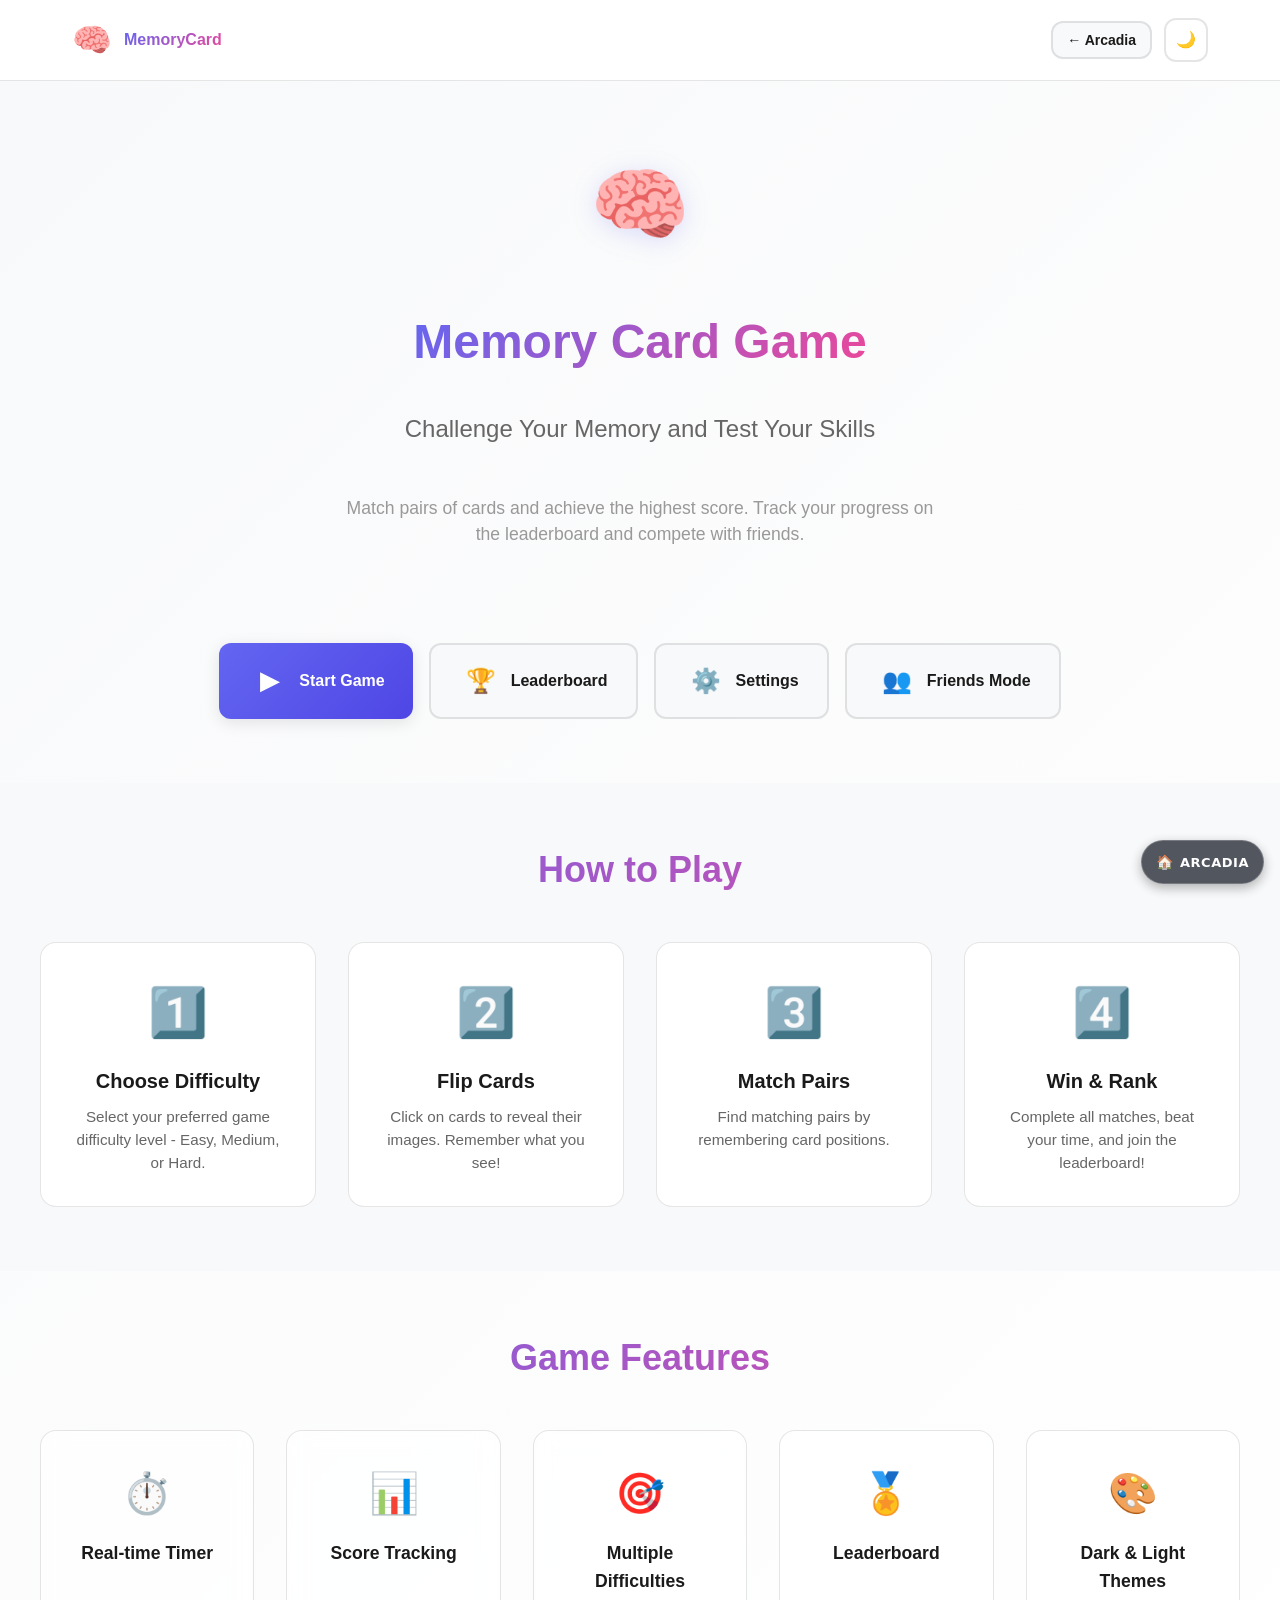
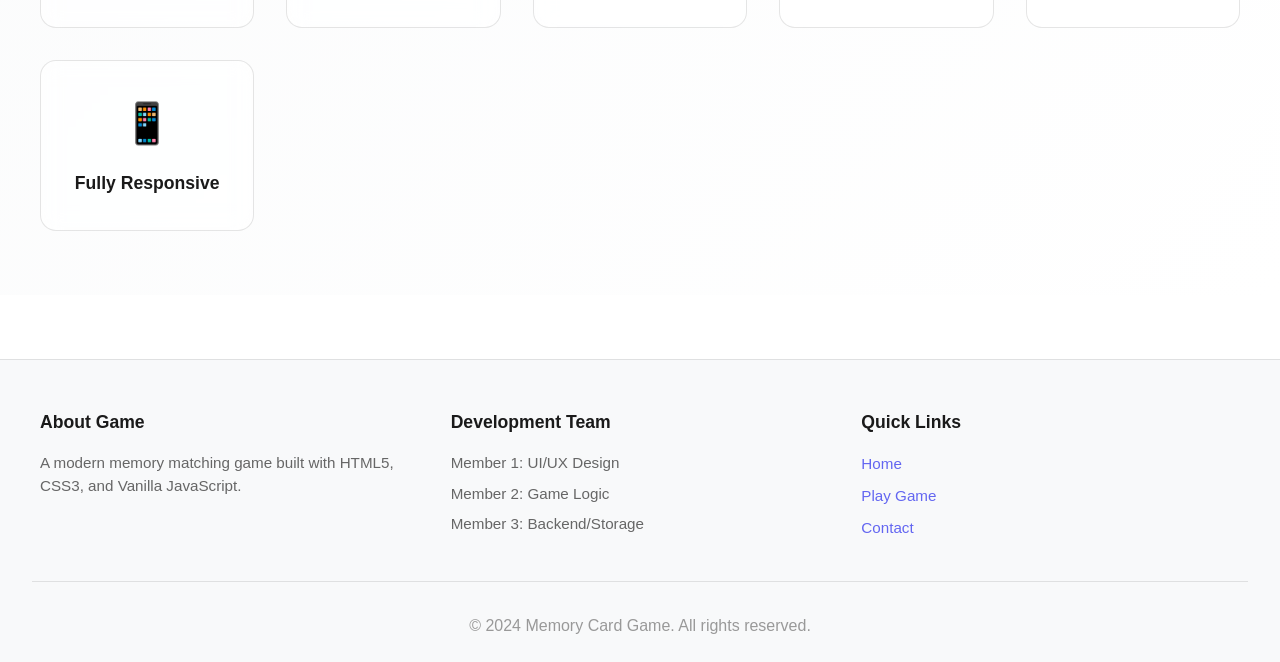
<file: public/games/memory-card/index.html>
<!DOCTYPE html>
<html lang="en">
<head>
<script>if(!location.pathname.endsWith('/')&&!location.pathname.endsWith('.html'))location.replace(location.pathname+'/'+location.search+location.hash);</script>
    <meta charset="UTF-8">
    <meta name="viewport" content="width=device-width, initial-scale=1.0, maximum-scale=1.0, viewport-fit=cover">
    <title>Memory Card Game - Test Your Memory Skills</title>
    <link rel="stylesheet" href="css/style.css">
    <link rel="stylesheet" href="css/animations.css">
<link rel="stylesheet" href="../../css/mobile.css">
</head>
<body class="light-theme">
    <!-- Navigation -->
    <nav class="navbar">
        <div class="nav-container">
            <div class="logo">
                <span class="logo-icon">🧠</span>
                <span class="logo-text">MemoryCard</span>
            </div>
            <div style="display:flex;align-items:center;gap:12px;">
                <a href="../../index.html" class="btn btn-secondary" style="padding:6px 14px;font-size:0.875rem;text-decoration:none;">← Arcadia</a>
                <button class="theme-toggle" id="themeToggle" aria-label="Toggle theme">
                    <span class="theme-icon">🌙</span>
                </button>
            </div>
        </div>
    </nav>

    <!-- Main Content -->
    <main class="main-content">
        <!-- Hero Section -->
        <section class="hero">
            <div class="hero-content">
                <div class="hero-logo">
                    <span class="logo-image" style="font-size: 5rem; display: inline-block;">🧠</span>
                </div>
                <h1 class="hero-title">Memory Card Game</h1>
                <p class="hero-subtitle">Challenge Your Memory and Test Your Skills</p>
                <p class="hero-description">Match pairs of cards and achieve the highest score. Track your progress on the leaderboard and compete with friends.</p>
                
                <!-- CTA Buttons -->
                <div class="cta-buttons">
                    <a href="game.html" class="btn btn-primary" id="startButton">
                        <span class="btn-icon">▶</span>
                        <span>Start Game</span>
                    </a>
                    <a href="leaderboard.html" class="btn btn-secondary" id="leaderboardBtn">
                        <span class="btn-icon">🏆</span>
                        <span>Leaderboard</span>
                    </a>
                    <a href="settings.html" class="btn btn-secondary" id="settingsBtn">
                        <span class="btn-icon">⚙️</span>
                        <span>Settings</span>
                    </a>
                    <button class="btn btn-secondary" id="friendsModeBtn">
                        <span class="btn-icon">👥</span>
                        <span>Friends Mode</span>
                    </button>
                </div>
            </div>
        </section>

        <!-- About Section -->
        <section class="about">
            <div class="about-container">
                <h2 class="section-title">How to Play</h2>
                <div class="about-grid">
                    <div class="about-card">
                        <div class="about-icon">1️⃣</div>
                        <h3>Choose Difficulty</h3>
                        <p>Select your preferred game difficulty level - Easy, Medium, or Hard.</p>
                    </div>
                    <div class="about-card">
                        <div class="about-icon">2️⃣</div>
                        <h3>Flip Cards</h3>
                        <p>Click on cards to reveal their images. Remember what you see!</p>
                    </div>
                    <div class="about-card">
                        <div class="about-icon">3️⃣</div>
                        <h3>Match Pairs</h3>
                        <p>Find matching pairs by remembering card positions.</p>
                    </div>
                    <div class="about-card">
                        <div class="about-icon">4️⃣</div>
                        <h3>Win & Rank</h3>
                        <p>Complete all matches, beat your time, and join the leaderboard!</p>
                    </div>
                </div>
            </div>
        </section>

        <!-- Features Section -->
        <section class="features">
            <h2 class="section-title">Game Features</h2>
            <div class="features-grid">
                <div class="feature-item">
                    <span class="feature-icon">⏱️</span>
                    <h4>Real-time Timer</h4>
                </div>
                <div class="feature-item">
                    <span class="feature-icon">📊</span>
                    <h4>Score Tracking</h4>
                </div>
                <div class="feature-item">
                    <span class="feature-icon">🎯</span>
                    <h4>Multiple Difficulties</h4>
                </div>
                <div class="feature-item">
                    <span class="feature-icon">🏅</span>
                    <h4>Leaderboard</h4>
                </div>
                <div class="feature-item">
                    <span class="feature-icon">🎨</span>
                    <h4>Dark & Light Themes</h4>
                </div>
                <div class="feature-item">
                    <span class="feature-icon">📱</span>
                    <h4>Fully Responsive</h4>
                </div>
            </div>
        </section>
    </main>

    <!-- Footer -->
    <footer class="footer">
        <div class="footer-content">
            <div class="footer-section">
                <h4>About Game</h4>
                <p>A modern memory matching game built with HTML5, CSS3, and Vanilla JavaScript.</p>
            </div>
            <div class="footer-section">
                <h4>Development Team</h4>
                <p>Member 1: UI/UX Design</p>
                <p>Member 2: Game Logic</p>
                <p>Member 3: Backend/Storage</p>
            </div>
            <div class="footer-section">
                <h4>Quick Links</h4>
                <a href="#" class="footer-link">Home</a>
                <a href="game.html" class="footer-link">Play Game</a>
                <a href="#" class="footer-link">Contact</a>
            </div>
        </div>
        <div class="footer-bottom">
            <p>&copy; 2024 Memory Card Game. All rights reserved.</p>
        </div>
    </footer>

    <!-- Password Modal for Friends Mode -->
    <div class="modal-overlay" id="passwordModalOverlay"></div>
    <div class="modal" id="passwordModal">
        <div class="modal-content">
            <h2>🔐 Friends Mode</h2>
            <p>Enter the password to access Friends Mode.</p>
            <input type="password" id="passwordInput" placeholder="Enter password" maxlength="50">
            <div id="passwordError" class="error-message" style="display: none; color: red; margin-top: 10px; text-align: center;">Incorrect password. Please try again.</div>
            <div style="display: flex; gap: 10px; margin-top: 15px;">
                <button class="btn btn-primary" id="verifyPasswordBtn" style="flex: 1;">Verify</button>
                <button class="btn btn-secondary" id="cancelPasswordBtn" style="flex: 1;">Cancel</button>
            </div>
        </div>
    </div>

    <script src="js/storage.js"></script>
    <script src="js/theme.js"></script>
    <script src="js/ui.js"></script>
    <script src="js/password.js"></script>
    <script src="js/friendsMode.js"></script>
    <script>
        // Friends Mode button handler
        document.getElementById('friendsModeBtn').addEventListener('click', () => {
            document.getElementById('passwordModal').classList.add('active');
            document.getElementById('passwordModalOverlay').classList.add('active');
            document.getElementById('passwordInput').focus();
            document.getElementById('passwordError').style.display = 'none';
        });

        // Password verification
        function handlePasswordVerification() {
            const inputPassword = document.getElementById('passwordInput').value.trim();
            if (verifyPassword(inputPassword)) {
                activateFriendsMode();
            } else {
                document.getElementById('passwordError').style.display = 'block';
                document.getElementById('passwordInput').value = '';
                document.getElementById('passwordInput').focus();
            }
        }

        document.getElementById('verifyPasswordBtn').addEventListener('click', handlePasswordVerification);
        document.getElementById('passwordInput').addEventListener('keydown', (e) => {
            if (e.key === 'Enter') handlePasswordVerification();
        });

        // Cancel button
        document.getElementById('cancelPasswordBtn').addEventListener('click', () => {
            document.getElementById('passwordModal').classList.remove('active');
            document.getElementById('passwordModalOverlay').classList.remove('active');
            document.getElementById('passwordInput').value = '';
            document.getElementById('passwordError').style.display = 'none';
        });

        // Close modal on overlay click
        document.getElementById('passwordModalOverlay').addEventListener('click', () => {
            document.getElementById('passwordModal').classList.remove('active');
            document.getElementById('passwordModalOverlay').classList.remove('active');
            document.getElementById('passwordInput').value = '';
            document.getElementById('passwordError').style.display = 'none';
        });
    </script>
    <script src="../../js/arcadia-shell.js"></script>
</body>
</html>
</file>
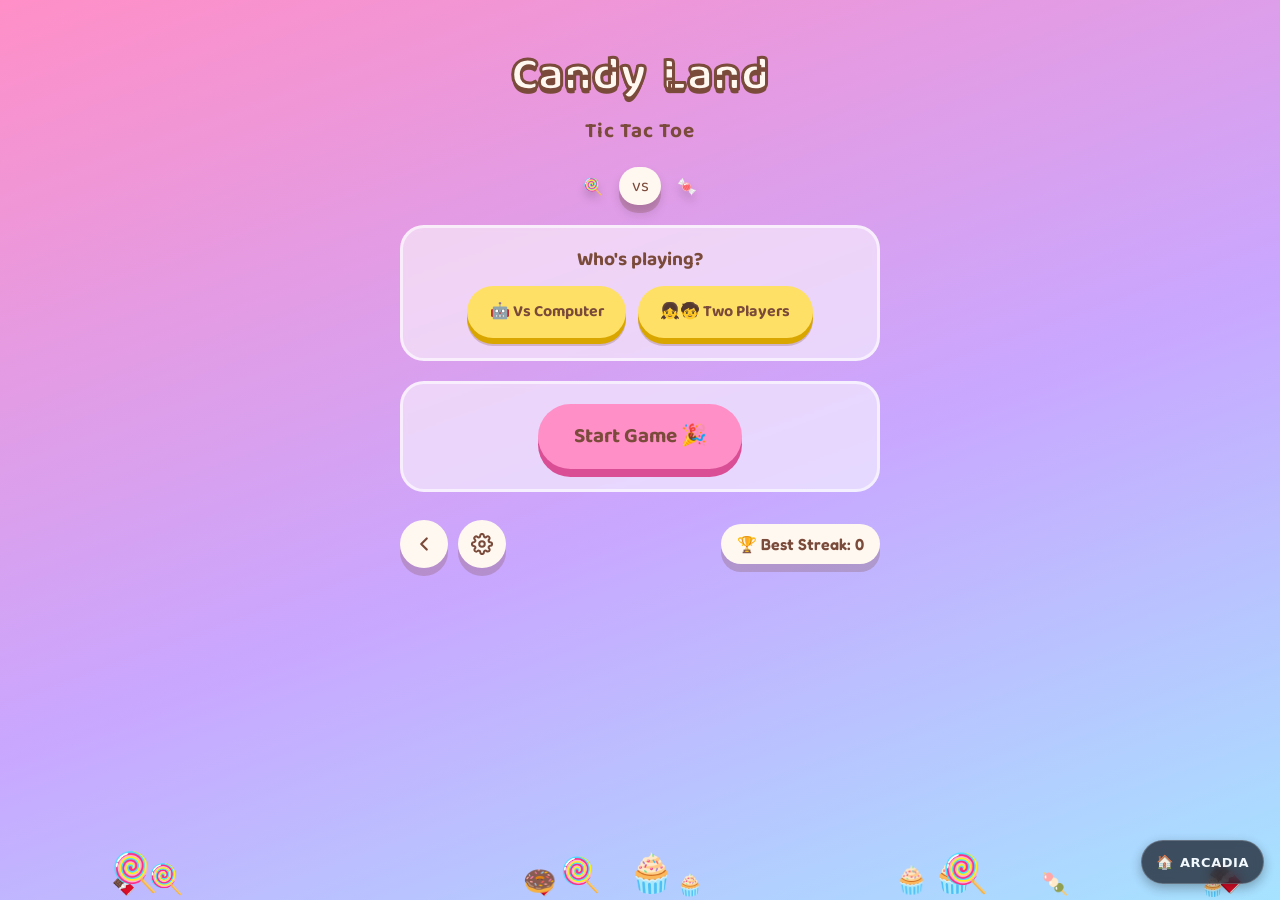
<file: public/games/tic-tac-toe-candyland/index.html>
<!DOCTYPE html>
<html lang="en">
<head>
<script>if(!location.pathname.endsWith('/')&&!location.pathname.endsWith('.html'))location.replace(location.pathname+'/'+location.search+location.hash);</script>
<meta charset="UTF-8">
<meta name="viewport" content="width=device-width, initial-scale=1.0, maximum-scale=1.0, viewport-fit=cover">
<title>Candy Land Tic Tac Toe</title>
<link rel="preconnect" href="https://fonts.googleapis.com">
<link href="https://fonts.googleapis.com/css2?family=Baloo+2:wght@500;700;800&family=Fredoka:wght@400;500;600&display=swap" rel="stylesheet">
<link rel="stylesheet" href="css/style.css">
<link rel="stylesheet" href="css/animations.css">
<link rel="stylesheet" href="css/responsive.css">
<link rel="stylesheet" href="../../css/mobile.css">
</head>
<body class="home-page">

  <div class="candy-floaters" id="floaters"></div>

  <main class="home-wrap">
    <h1 class="title">
      <span class="title-word wobble">Candy</span>
      <span class="title-word wobble delay1">Land</span>
      <span class="title-sub">Tic Tac Toe</span>
    </h1>

    <div class="hero-symbols">
      <span class="hero-symbol spin-slow">🍭</span>
      <span class="hero-vs">vs</span>
      <span class="hero-symbol spin-slow-rev">🍬</span>
    </div>

    <section class="panel" id="mode-panel">
      <h2 class="panel-title">Who's playing?</h2>
      <div class="choice-row">
        <button class="candy-btn" data-mode="ai">🤖 Vs Computer</button>
        <button class="candy-btn" data-mode="two">👧🧒 Two Players</button>
      </div>
    </section>

    <section class="panel hidden" id="difficulty-panel">
      <h2 class="panel-title">Pick a level</h2>
      <div class="choice-row">
        <button class="candy-btn small" data-difficulty="easy">🍡 Easy</button>
        <button class="candy-btn small" data-difficulty="medium">🍩 Medium</button>
        <button class="candy-btn small" data-difficulty="hard">🍫 Hard</button>
      </div>
    </section>

    <section class="panel" id="start-panel">
      <button class="candy-btn big" id="start-btn">Start Game 🎉</button>
    </section>

    <div class="bottom-row">
      <div style="display:flex;gap:10px;">
        <a class="icon-btn" href="../../index.html" id="portal-btn" title="Back to Arcadia" aria-label="Back to Arcadia" style="text-decoration:none;display:flex;align-items:center;justify-content:center;">
          <img src="assets/icons/back.svg" alt="Back to Arcadia">
        </a>
        <button class="icon-btn" id="settings-btn" title="Settings" aria-label="Settings">
          <img src="assets/icons/settings.svg" alt="Settings">
        </button>
      </div>
      <div class="best-streak">
        🏆 Best Streak: <span id="best-streak-num">0</span>
      </div>
    </div>
  </main>

  <div class="modal hidden" id="settings-modal">
    <div class="modal-card">
      <h3>Settings</h3>
      <label class="switch-row">
        <span>Sound</span>
        <input type="checkbox" id="sound-toggle" checked>
      </label>
      <label class="switch-row">
        <span>Music</span>
        <input type="checkbox" id="music-toggle" checked>
      </label>
      <button class="candy-btn small" id="close-settings">Close</button>
    </div>
  </div>

  <script src="js/storage.js"></script>
  <script src="js/settings.js"></script>
  <script src="js/audio.js"></script>
  <script src="../../js/arcadia-shell.js"></script>
  <script src="js/main.js"></script>
</body>
</html>
</file>
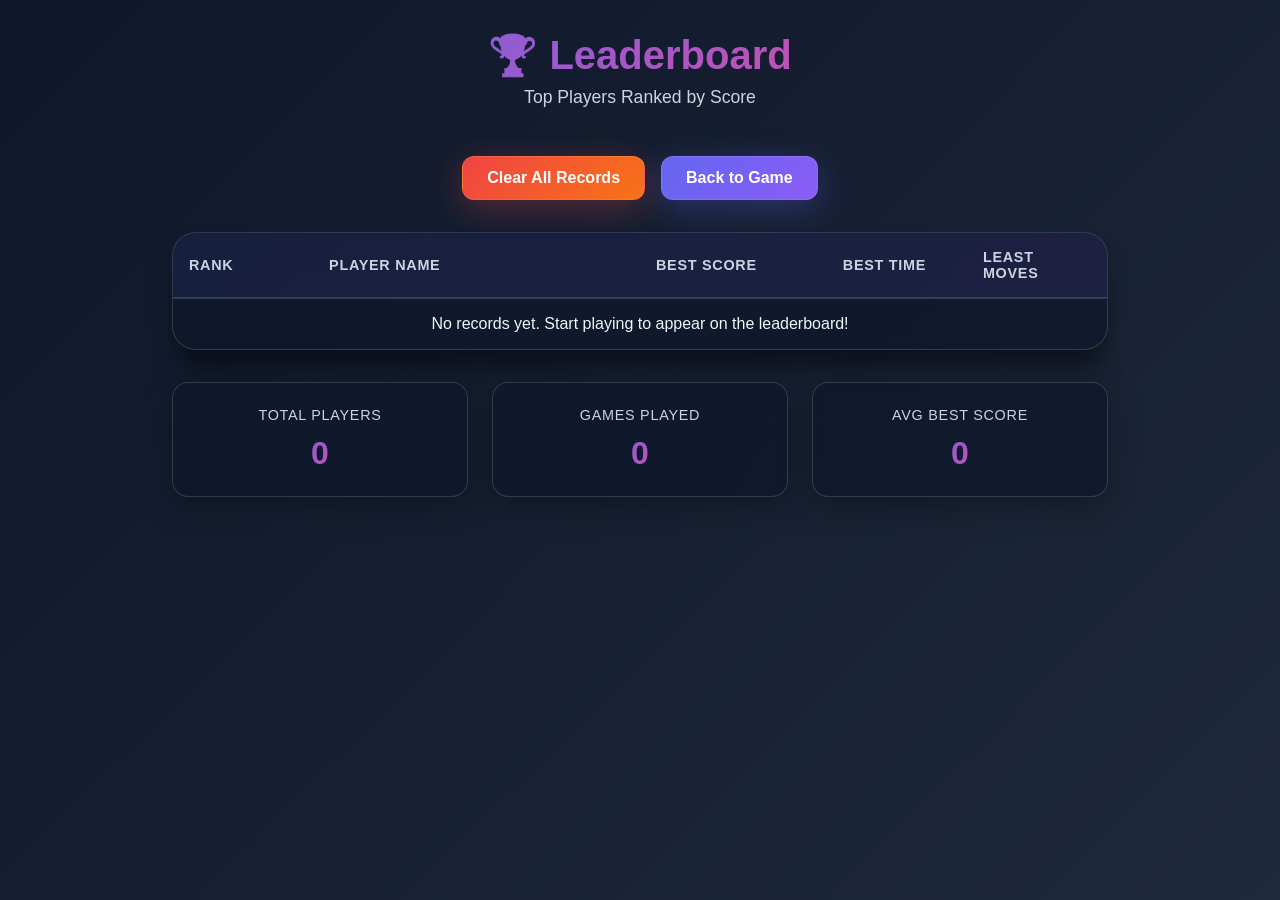
<file: public/games/memory-card/leaderboard.html>
<!DOCTYPE html>
<html lang="en">
<head>
    <meta charset="UTF-8">
    <meta name="viewport" content="width=device-width, initial-scale=1.0, maximum-scale=1.0, viewport-fit=cover">
    <title>Leaderboard - Memory Card Game</title>
    <link rel="stylesheet" href="css/leaderboard.css">
</head>
<body>
    <div class="leaderboard-container">
        <header class="leaderboard-header">
            <h1>🏆 Leaderboard</h1>
            <p class="subtitle">Top Players Ranked by Score</p>
        </header>

        <div class="leaderboard-controls">
            <button id="clearLeaderboardBtn" class="btn btn-danger">Clear All Records</button>
            <button id="backBtn" class="btn btn-primary">Back to Game</button>
        </div>

        <div class="leaderboard-wrapper">
            <table class="leaderboard-table">
                <thead>
                    <tr>
                        <th class="rank-col">Rank</th>
                        <th class="name-col">Player Name</th>
                        <th class="score-col">Best Score</th>
                        <th class="time-col">Best Time</th>
                        <th class="moves-col">Least Moves</th>
                    </tr>
                </thead>
                <tbody id="leaderboardBody">
                    <tr class="empty-state">
                        <td colspan="5">No records yet. Start playing to appear on the leaderboard!</td>
                    </tr>
                </tbody>
            </table>
        </div>

        <div class="leaderboard-stats">
            <div class="stat-card">
                <span class="stat-label">Total Players</span>
                <span class="stat-value" id="totalPlayers">0</span>
            </div>
            <div class="stat-card">
                <span class="stat-label">Games Played</span>
                <span class="stat-value" id="totalGames">0</span>
            </div>
            <div class="stat-card">
                <span class="stat-label">Avg Best Score</span>
                <span class="stat-value" id="avgScore">0</span>
            </div>
        </div>
    </div>

    <script src="js/storage.js"></script>
    <script src="js/theme.js"></script>
    <script src="js/leaderboard.js"></script>
</body>
</html>
</file>
<file: public/games/memory-card/css/style.css>
/* =====================
   CSS Variables & Themes
   ===================== */

:root {
    /* Light Theme */
    --bg-primary: #ffffff;
    --bg-secondary: #f8f9fa;
    --bg-tertiary: #e9ecef;
    --bg-glass: rgba(255, 255, 255, 0.7);
    
    --text-primary: #1a1a1a;
    --text-secondary: #666666;
    --text-tertiary: #999999;
    
    --border-color: rgba(0, 0, 0, 0.1);
    --shadow-sm: 0 2px 8px rgba(0, 0, 0, 0.08);
    --shadow-md: 0 4px 16px rgba(0, 0, 0, 0.1);
    --shadow-lg: 0 8px 32px rgba(0, 0, 0, 0.15);
    
    --primary-color: #6366f1;
    --primary-dark: #4f46e5;
    --primary-light: #818cf8;
    --accent-color: #ec4899;
    --success-color: #10b981;
    --warning-color: #f59e0b;
    --danger-color: #ef4444;
    
    --transition-fast: 150ms cubic-bezier(0.4, 0, 0.2, 1);
    --transition-base: 250ms cubic-bezier(0.4, 0, 0.2, 1);
    --transition-slow: 350ms cubic-bezier(0.4, 0, 0.2, 1);
    
    --radius-sm: 8px;
    --radius-md: 12px;
    --radius-lg: 16px;
    --radius-xl: 24px;
}

.dark-theme {
    --bg-primary: #1a1a2e;
    --bg-secondary: #16213e;
    --bg-tertiary: #0f3460;
    --bg-glass: rgba(26, 26, 46, 0.7);
    
    --text-primary: #ffffff;
    --text-secondary: #b0b0b0;
    --text-tertiary: #808080;
    
    --border-color: rgba(255, 255, 255, 0.1);
    --shadow-sm: 0 2px 8px rgba(0, 0, 0, 0.3);
    --shadow-md: 0 4px 16px rgba(0, 0, 0, 0.4);
    --shadow-lg: 0 8px 32px rgba(0, 0, 0, 0.5);
    
    --primary-color: #818cf8;
    --primary-dark: #6366f1;
    --primary-light: #a5b4fc;
}

/* =====================
   Global Styles
   ===================== */

* {
    margin: 0;
    padding: 0;
    box-sizing: border-box;
}

html {
    scroll-behavior: smooth;
}

body {
    font-family: -apple-system, BlinkMacSystemFont, 'Segoe UI', 'Roboto', 'Oxygen',
        'Ubuntu', 'Cantarell', 'Fira Sans', 'Droid Sans', 'Helvetica Neue', sans-serif;
    background-color: var(--bg-primary);
    color: var(--text-primary);
    transition: background-color var(--transition-base), color var(--transition-base);
    line-height: 1.6;
}

/* =====================
   Navigation
   ===================== */

.navbar {
    background-color: rgba(255, 255, 255, 0.8);
    backdrop-filter: blur(10px);
    border-bottom: 1px solid var(--border-color);
    position: sticky;
    top: 0;
    z-index: 100;
    transition: background-color var(--transition-base);
}

.dark-theme .navbar {
    background-color: rgba(26, 26, 46, 0.8);
}

.nav-container {
    max-width: 1200px;
    margin: 0 auto;
    padding: 1rem 2rem;
    display: flex;
    justify-content: space-between;
    align-items: center;
}

.logo {
    display: flex;
    align-items: center;
    gap: 0.75rem;
    font-size: 1.5rem;
    font-weight: 700;
    color: var(--primary-color);
    text-decoration: none;
    cursor: pointer;
    transition: color var(--transition-fast);
}

.logo:hover {
    color: var(--primary-dark);
}

.logo-icon {
    font-size: 2rem;
    display: inline-block;
}

.logo-text {
    background: linear-gradient(135deg, var(--primary-color), var(--accent-color));
    -webkit-background-clip: text;
    -webkit-text-fill-color: transparent;
    background-clip: text;
}

.theme-toggle {
    background: none;
    border: 2px solid var(--border-color);
    color: var(--text-primary);
    width: 40px;
    height: 40px;
    border-radius: var(--radius-md);
    cursor: pointer;
    display: flex;
    align-items: center;
    justify-content: center;
    font-size: 1.25rem;
    transition: all var(--transition-fast);
}

.theme-toggle:hover {
    background-color: var(--bg-secondary);
    border-color: var(--primary-color);
    transform: scale(1.05);
}

/* =====================
   Main Content
   ===================== */

.main-content {
    min-height: calc(100vh - 100px);
    background: linear-gradient(135deg, var(--bg-secondary), var(--bg-primary));
}

/* =====================
   Hero Section
   ===================== */

.hero {
    padding: 4rem 2rem;
    text-align: center;
    max-width: 1200px;
    margin: 0 auto;
}

.hero-content {
    display: flex;
    flex-direction: column;
    align-items: center;
    gap: 2rem;
}

.hero-logo {
    margin-bottom: 1rem;
}

.logo-image {
    width: 120px;
    height: 120px;
    object-fit: contain;
    filter: drop-shadow(0 4px 12px rgba(99, 102, 241, 0.2));
    animation: float 3s ease-in-out infinite;
}

@keyframes float {
    0%, 100% { transform: translateY(0px); }
    50% { transform: translateY(-20px); }
}

.hero-title {
    font-size: 3rem;
    font-weight: 800;
    background: linear-gradient(135deg, var(--primary-color), var(--accent-color));
    -webkit-background-clip: text;
    -webkit-text-fill-color: transparent;
    background-clip: text;
    margin-bottom: 0.5rem;
    line-height: 1.2;
}

.hero-subtitle {
    font-size: 1.5rem;
    color: var(--text-secondary);
    margin-bottom: 1rem;
}

.hero-description {
    font-size: 1.1rem;
    color: var(--text-tertiary);
    max-width: 600px;
    margin-bottom: 2rem;
}

/* CTA Buttons */
.cta-buttons {
    display: flex;
    gap: 1rem;
    justify-content: center;
    flex-wrap: wrap;
    margin-top: 2rem;
}

/* =====================
   Buttons
   ===================== */

.btn {
    display: inline-flex;
    align-items: center;
    justify-content: center;
    gap: 0.5rem;
    padding: 0.875rem 1.75rem;
    font-size: 1rem;
    font-weight: 600;
    border: none;
    border-radius: var(--radius-md);
    cursor: pointer;
    transition: all var(--transition-fast);
    text-decoration: none;
    white-space: nowrap;
}

.btn-primary {
    background: linear-gradient(135deg, var(--primary-color), var(--primary-dark));
    color: white;
    box-shadow: var(--shadow-md);
}

.btn-primary:hover {
    transform: translateY(-2px);
    box-shadow: var(--shadow-lg);
}

.btn-primary:active {
    transform: translateY(0);
}

.btn-secondary {
    background-color: var(--bg-secondary);
    color: var(--text-primary);
    border: 2px solid var(--border-color);
}

.btn-secondary:hover {
    background-color: var(--bg-tertiary);
    border-color: var(--primary-color);
    color: var(--primary-color);
}

.btn-small {
    padding: 0.625rem 1.25rem;
    font-size: 0.9rem;
}

.btn-danger {
    background-color: var(--danger-color);
    color: white;
}

.btn-danger:hover {
    opacity: 0.9;
}

.btn-icon {
    display: inline-flex;
    align-items: center;
    justify-content: center;
    width: 44px;
    height: 44px;
    border: none;
    background: none;
    cursor: pointer;
    font-size: 1.5rem;
    transition: all var(--transition-fast);
    border-radius: var(--radius-md);
}

.btn-icon:hover {
    background-color: var(--bg-secondary);
    transform: scale(1.1);
}

.btn-icon-text {
    background-color: var(--bg-secondary);
    color: var(--text-primary);
    border: 2px solid var(--border-color);
    padding: 0.75rem 1.25rem;
}

.btn-icon-text:hover {
    background-color: var(--bg-tertiary);
    border-color: var(--primary-color);
    color: var(--primary-color);
}

/* =====================
   About Section
   ===================== */

.about {
    padding: 4rem 2rem;
    background-color: var(--bg-secondary);
}

.about-container {
    max-width: 1200px;
    margin: 0 auto;
}

.section-title {
    font-size: 2.25rem;
    font-weight: 700;
    text-align: center;
    margin-bottom: 3rem;
    background: linear-gradient(135deg, var(--primary-color), var(--accent-color));
    -webkit-background-clip: text;
    -webkit-text-fill-color: transparent;
    background-clip: text;
}

.about-grid {
    display: grid;
    grid-template-columns: repeat(auto-fit, minmax(250px, 1fr));
    gap: 2rem;
}

.about-card {
    background: var(--bg-primary);
    padding: 2rem;
    border-radius: var(--radius-lg);
    border: 1px solid var(--border-color);
    text-align: center;
    transition: all var(--transition-base);
    cursor: pointer;
}

.about-card:hover {
    transform: translateY(-8px);
    box-shadow: var(--shadow-lg);
    border-color: var(--primary-color);
}

.about-icon {
    font-size: 3rem;
    margin-bottom: 1rem;
}

.about-card h3 {
    font-size: 1.25rem;
    margin-bottom: 0.75rem;
    color: var(--text-primary);
}

.about-card p {
    color: var(--text-secondary);
    font-size: 0.95rem;
}

/* =====================
   Features Section
   ===================== */

.features {
    padding: 4rem 2rem;
}

.features-grid {
    max-width: 1200px;
    margin: 0 auto;
    display: grid;
    grid-template-columns: repeat(auto-fit, minmax(200px, 1fr));
    gap: 2rem;
}

.feature-item {
    text-align: center;
    padding: 2rem;
    background: var(--bg-glass);
    border-radius: var(--radius-lg);
    border: 1px solid var(--border-color);
    backdrop-filter: blur(10px);
    transition: all var(--transition-base);
}

.feature-item:hover {
    transform: scale(1.05);
    background: rgba(99, 102, 241, 0.1);
}

.feature-icon {
    font-size: 2.5rem;
    display: block;
    margin-bottom: 1rem;
}

.feature-item h4 {
    color: var(--text-primary);
    font-size: 1.1rem;
}

/* =====================
   Footer
   ===================== */

.footer {
    background-color: var(--bg-secondary);
    border-top: 1px solid var(--border-color);
    padding: 3rem 2rem 1.5rem;
    margin-top: 4rem;
}

.footer-content {
    max-width: 1200px;
    margin: 0 auto;
    display: grid;
    grid-template-columns: repeat(auto-fit, minmax(250px, 1fr));
    gap: 2rem;
    margin-bottom: 2rem;
}

.footer-section h4 {
    color: var(--text-primary);
    margin-bottom: 1rem;
    font-size: 1.1rem;
}

.footer-section p {
    color: var(--text-secondary);
    font-size: 0.95rem;
    margin-bottom: 0.5rem;
}

.footer-link {
    color: var(--primary-color);
    text-decoration: none;
    transition: color var(--transition-fast);
    font-size: 0.95rem;
    display: block;
    margin-bottom: 0.5rem;
}

.footer-link:hover {
    color: var(--primary-dark);
}

.footer-bottom {
    text-align: center;
    padding-top: 2rem;
    border-top: 1px solid var(--border-color);
    color: var(--text-tertiary);
    font-size: 0.9rem;
}

/* =====================
   Modals
   ===================== */

.modal {
    display: none;
    position: fixed;
    top: 50%;
    left: 50%;
    transform: translate(-50%, -50%) scale(0.9);
    z-index: 1000;
    background-color: var(--bg-primary);
    border-radius: var(--radius-lg);
    box-shadow: var(--shadow-lg);
    animation: modalOpen var(--transition-base) ease-out forwards;
    max-height: 90vh;
    overflow-y: auto;
}

@keyframes modalOpen {
    from {
        opacity: 0;
        transform: translate(-50%, -50%) scale(0.9);
    }
    to {
        opacity: 1;
        transform: translate(-50%, -50%) scale(1);
    }
}

.modal.active {
    display: block;
}

.modal-content {
    background-color: var(--bg-primary);
    border-radius: var(--radius-lg);
    min-width: 400px;
    max-width: 600px;
}

.modal-lg {
    max-width: 800px;
}

.modal-xl {
    max-width: 1000px;
}

.modal-header {
    padding: 2rem;
    border-bottom: 1px solid var(--border-color);
    display: flex;
    justify-content: space-between;
    align-items: center;
}

.modal-header h2 {
    font-size: 1.75rem;
    color: var(--text-primary);
}

.modal-close {
    background: none;
    border: none;
    font-size: 1.75rem;
    color: var(--text-secondary);
    cursor: pointer;
    transition: color var(--transition-fast);
}

.modal-close:hover {
    color: var(--text-primary);
}

.modal-body {
    padding: 2rem;
}

.modal-overlay {
    display: none;
    position: fixed;
    top: 0;
    left: 0;
    right: 0;
    bottom: 0;
    background-color: rgba(0, 0, 0, 0.5);
    z-index: 999;
    animation: fadeIn var(--transition-fast) ease-out;
}

.modal-overlay.active {
    display: block;
}

@keyframes fadeIn {
    from { opacity: 0; }
    to { opacity: 1; }
}

/* =====================
   Leaderboard Table
   ===================== */

.leaderboard-container {
    overflow-x: auto;
}

.leaderboard-table {
    width: 100%;
    border-collapse: collapse;
    font-size: 0.95rem;
}

.leaderboard-table thead {
    background-color: var(--bg-secondary);
}

.leaderboard-table th {
    padding: 1rem;
    text-align: left;
    font-weight: 600;
    color: var(--text-primary);
    border-bottom: 2px solid var(--border-color);
}

.leaderboard-table td {
    padding: 1rem;
    border-bottom: 1px solid var(--border-color);
    color: var(--text-secondary);
}

.leaderboard-table tbody tr:hover {
    background-color: var(--bg-secondary);
}

.placeholder-row td {
    text-align: center;
    padding: 2rem 1rem;
    color: var(--text-tertiary);
}

.text-center {
    text-align: center;
}

/* =====================
   Settings
   ===================== */

.settings-section {
    margin-bottom: 2rem;
    padding-bottom: 2rem;
    border-bottom: 1px solid var(--border-color);
}

.settings-section:last-child {
    border-bottom: none;
}

.settings-section h3 {
    font-size: 1.1rem;
    margin-bottom: 1.5rem;
    color: var(--text-primary);
}

.setting-item {
    margin-bottom: 1.5rem;
    display: flex;
    flex-direction: column;
    gap: 0.75rem;
}

.setting-item label {
    color: var(--text-primary);
    font-weight: 500;
}

.select-input {
    padding: 0.75rem;
    border: 1px solid var(--border-color);
    border-radius: var(--radius-md);
    background-color: var(--bg-secondary);
    color: var(--text-primary);
    font-size: 1rem;
    cursor: pointer;
    transition: border-color var(--transition-fast);
}

.select-input:hover,
.select-input:focus {
    outline: none;
    border-color: var(--primary-color);
}

/* Toggle Switch */
.toggle-label {
    display: flex;
    align-items: center;
    gap: 0.75rem;
    cursor: pointer;
    user-select: none;
}

.toggle-input {
    display: none;
}

.toggle-slider {
    width: 48px;
    height: 28px;
    background-color: var(--bg-tertiary);
    border-radius: 14px;
    position: relative;
    transition: background-color var(--transition-fast);
}

.toggle-slider::after {
    content: '';
    position: absolute;
    width: 24px;
    height: 24px;
    background-color: white;
    border-radius: 50%;
    top: 2px;
    left: 2px;
    transition: left var(--transition-fast);
}

.toggle-input:checked + .toggle-slider {
    background-color: var(--primary-color);
}

.toggle-input:checked + .toggle-slider::after {
    left: 22px;
}

.toggle-text {
    color: var(--text-primary);
    font-weight: 500;
}

/* =====================
   Responsive Design
   ===================== */

@media (max-width: 768px) {
    .hero-title {
        font-size: 2rem;
    }

    .hero-subtitle {
        font-size: 1.25rem;
    }

    .cta-buttons {
        flex-direction: column;
    }

    .btn {
        width: 100%;
    }

    .modal-content {
        min-width: 90vw;
        max-width: 90vw;
    }

    .nav-container {
        padding: 1rem;
    }

    .about-grid {
        grid-template-columns: 1fr;
    }

    .features-grid {
        grid-template-columns: repeat(2, 1fr);
    }

    .footer-content {
        grid-template-columns: 1fr;
    }
}

@media (max-width: 480px) {
    .hero {
        padding: 2rem 1rem;
    }

    .hero-title {
        font-size: 1.75rem;
    }

    .hero-subtitle {
        font-size: 1.1rem;
    }

    .hero-description {
        font-size: 1rem;
    }

    .section-title {
        font-size: 1.75rem;
        margin-bottom: 2rem;
    }

    .about {
        padding: 2rem 1rem;
    }

    .features {
        padding: 2rem 1rem;
    }

    .features-grid {
        grid-template-columns: 1fr;
        gap: 1.5rem;
    }

    .footer {
        padding: 2rem 1rem 1rem;
    }

    .cta-buttons {
        gap: 0.75rem;
    }

    .btn {
        padding: 0.75rem 1.5rem;
        font-size: 0.95rem;
    }

    .logo-text {
        display: none;
    }
}
</file>
<file: public/games/memory-card/css/animations.css>
/* =====================
   Animations Library
   ===================== */

/* Button Animations */
@keyframes buttonPulse {
    0% { box-shadow: 0 0 0 0 rgba(99, 102, 241, 0.7); }
    70% { box-shadow: 0 0 0 10px rgba(99, 102, 241, 0); }
    100% { box-shadow: 0 0 0 0 rgba(99, 102, 241, 0); }
}

.btn-primary:active {
    animation: buttonPulse 0.6s ease-out;
}

@keyframes buttonHover {
    from { transform: translateY(0); }
    to { transform: translateY(-4px); }
}

/* Page Transitions */
@keyframes fadeInPage {
    from {
        opacity: 0;
    }
    to {
        opacity: 1;
    }
}

@keyframes fadeOutPage {
    from {
        opacity: 1;
    }
    to {
        opacity: 0;
    }
}

.page-enter {
    animation: fadeInPage 0.5s ease-out;
}

.page-exit {
    animation: fadeOutPage 0.5s ease-out;
}

@keyframes slideInRight {
    from {
        transform: translateX(100px);
        opacity: 0;
    }
    to {
        transform: translateX(0);
        opacity: 1;
    }
}

@keyframes slideOutLeft {
    from {
        transform: translateX(0);
        opacity: 1;
    }
    to {
        transform: translateX(-100px);
        opacity: 0;
    }
}

/* Card Animations */
@keyframes cardFlip {
    0% {
        transform: rotateY(0deg);
    }
    100% {
        transform: rotateY(180deg);
    }
}

@keyframes cardFlipBack {
    0% {
        transform: rotateY(180deg);
    }
    100% {
        transform: rotateY(0deg);
    }
}

@keyframes cardPulse {
    0%, 100% {
        transform: scale(1);
    }
    50% {
        transform: scale(1.08);
    }
}

@keyframes cardShake {
    0%, 100% {
        transform: translateX(0);
    }
    10%, 30%, 50%, 70%, 90% {
        transform: translateX(-5px);
    }
    20%, 40%, 60%, 80% {
        transform: translateX(5px);
    }
}

/* Pop Animation */
@keyframes popIn {
    0% {
        transform: scale(0.8) translateY(20px);
        opacity: 0;
    }
    50% {
        transform: scale(1.05);
    }
    100% {
        transform: scale(1) translateY(0);
        opacity: 1;
    }
}

@keyframes popOut {
    0% {
        transform: scale(1);
        opacity: 1;
    }
    100% {
        transform: scale(0.8);
        opacity: 0;
    }
}

/* Glow Animation */
@keyframes glow {
    0%, 100% {
        box-shadow: 0 0 5px rgba(99, 102, 241, 0.5);
    }
    50% {
        box-shadow: 0 0 20px rgba(99, 102, 241, 1);
    }
}

/* Shimmer Animation */
@keyframes shimmer {
    0% {
        background-position: -1000px 0;
    }
    100% {
        background-position: 1000px 0;
    }
}

.shimmer {
    background: linear-gradient(
        90deg,
        var(--bg-secondary) 25%,
        var(--bg-tertiary) 50%,
        var(--bg-secondary) 75%
    );
    background-size: 1000px 100%;
    animation: shimmer 2s infinite;
}

/* Spin Animation */
@keyframes spinSlow {
    from {
        transform: rotate(0deg);
    }
    to {
        transform: rotate(360deg);
    }
}

@keyframes spinFast {
    from {
        transform: rotate(0deg);
    }
    to {
        transform: rotate(360deg);
    }
}

.spin-slow {
    animation: spinSlow 3s linear infinite;
}

.spin-fast {
    animation: spinFast 1s linear infinite;
}

/* Bounce Animations */
@keyframes bounceIn {
    0% {
        transform: scale(0.8) translateY(-20px);
        opacity: 0;
    }
    50% {
        transform: scale(1.05);
    }
    100% {
        transform: scale(1) translateY(0);
        opacity: 1;
    }
}

@keyframes bounceOut {
    0% {
        transform: scale(1);
        opacity: 1;
    }
    50% {
        transform: scale(1.05);
    }
    100% {
        transform: scale(0.8) translateY(-20px);
        opacity: 0;
    }
}

/* Slide Animations */
@keyframes slideUp {
    from {
        transform: translateY(30px);
        opacity: 0;
    }
    to {
        transform: translateY(0);
        opacity: 1;
    }
}

@keyframes slideDown {
    from {
        transform: translateY(-30px);
        opacity: 0;
    }
    to {
        transform: translateY(0);
        opacity: 1;
    }
}

@keyframes slideLeft {
    from {
        transform: translateX(-30px);
        opacity: 0;
    }
    to {
        transform: translateX(0);
        opacity: 1;
    }
}

/* Fade Animations */
@keyframes fadeIn {
    from {
        opacity: 0;
    }
    to {
        opacity: 1;
    }
}

@keyframes fadeOut {
    from {
        opacity: 1;
    }
    to {
        opacity: 0;
    }
}

@keyframes fadeInScale {
    from {
        opacity: 0;
        transform: scale(0.95);
    }
    to {
        opacity: 1;
        transform: scale(1);
    }
}

/* Pulse Animations */
@keyframes pulse {
    0%, 100% {
        opacity: 1;
    }
    50% {
        opacity: 0.5;
    }
}

@keyframes pulseBg {
    0%, 100% {
        background-color: var(--bg-primary);
    }
    50% {
        background-color: var(--bg-secondary);
    }
}

/* Rainbow Gradient Animation */
@keyframes rainbow {
    0% {
        filter: hue-rotate(0deg);
    }
    100% {
        filter: hue-rotate(360deg);
    }
}

/* Gradient Shift */
@keyframes gradientShift {
    0% {
        background-position: 0% 50%;
    }
    50% {
        background-position: 100% 50%;
    }
    100% {
        background-position: 0% 50%;
    }
}

.gradient-shift {
    background-size: 200% 200%;
    animation: gradientShift 3s ease infinite;
}

/* Wiggle Animation */
@keyframes wiggle {
    0%, 100% {
        transform: rotate(0deg);
    }
    25% {
        transform: rotate(-1deg);
    }
    75% {
        transform: rotate(1deg);
    }
}

/* Flip Animation */
@keyframes flipInX {
    0% {
        transform: perspective(400px) rotateX(90deg);
        opacity: 0;
    }
    40% {
        transform: perspective(400px) rotateX(-10deg);
    }
    70% {
        transform: perspective(400px) rotateX(10deg);
    }
    100% {
        transform: perspective(400px) rotateX(0deg);
        opacity: 1;
    }
}

@keyframes flipOutX {
    0% {
        transform: perspective(400px) rotateX(0deg);
        opacity: 1;
    }
    30% {
        transform: perspective(400px) rotateX(-20deg);
    }
    100% {
        transform: perspective(400px) rotateX(90deg);
        opacity: 0;
    }
}

/* Attention Seeker */
@keyframes heartBeat {
    0% {
        transform: scale(1);
    }
    14% {
        transform: scale(1.3);
    }
    28% {
        transform: scale(1);
    }
    42% {
        transform: scale(1.3);
    }
    70% {
        transform: scale(1);
    }
}

/* Zoom In/Out */
@keyframes zoomIn {
    0% {
        transform: scale(0);
        opacity: 0;
    }
    100% {
        transform: scale(1);
        opacity: 1;
    }
}

@keyframes zoomOut {
    0% {
        transform: scale(1);
        opacity: 1;
    }
    100% {
        transform: scale(0);
        opacity: 0;
    }
}

/* Tilt Animation */
@keyframes tilt {
    0% {
        transform: perspective(500px) rotateY(0deg) rotateX(0deg);
    }
    100% {
        transform: perspective(500px) rotateY(1deg) rotateX(-1deg);
    }
}

/* Utility Classes */

.animate-fade-in {
    animation: fadeIn 0.5s ease-out;
}

.animate-fade-out {
    animation: fadeOut 0.5s ease-out;
}

.animate-slide-up {
    animation: slideUp 0.5s ease-out;
}

.animate-slide-down {
    animation: slideDown 0.5s ease-out;
}

.animate-slide-left {
    animation: slideLeft 0.5s ease-out;
}

.animate-bounce-in {
    animation: bounceIn 0.5s ease-out;
}

.animate-bounce-out {
    animation: bounceOut 0.5s ease-out;
}

.animate-pop-in {
    animation: popIn 0.4s cubic-bezier(0.175, 0.885, 0.32, 1.275);
}

.animate-pop-out {
    animation: popOut 0.4s cubic-bezier(0.175, 0.885, 0.32, 1.275);
}

.animate-pulse {
    animation: pulse 2s cubic-bezier(0.4, 0, 0.6, 1) infinite;
}

.animate-spin-slow {
    animation: spinSlow 3s linear infinite;
}

.animate-spin-fast {
    animation: spinFast 1s linear infinite;
}

.animate-glow {
    animation: glow 2s ease-in-out infinite;
}

.animate-wiggle {
    animation: wiggle 0.5s ease-in-out;
}

.animate-heart-beat {
    animation: heartBeat 1.3s ease-in-out;
}

.animate-flip-in-x {
    animation: flipInX 0.6s ease-out;
}

/* Smooth Transitions for Common Properties */

.smooth-all {
    transition: all 0.3s cubic-bezier(0.4, 0, 0.2, 1);
}

.smooth-bg {
    transition: background-color 0.3s cubic-bezier(0.4, 0, 0.2, 1);
}

.smooth-color {
    transition: color 0.3s cubic-bezier(0.4, 0, 0.2, 1);
}

.smooth-transform {
    transition: transform 0.3s cubic-bezier(0.4, 0, 0.2, 1);
}

.smooth-opacity {
    transition: opacity 0.3s cubic-bezier(0.4, 0, 0.2, 1);
}
</file>
<file: public/css/mobile.css>
/* =========================================================
   Arcadia — Mobile Responsive Stylesheet
   Optimized for 320px - 414px mobile screens
   ========================================================= */

/* ---------- Mobile-First Base Styles ---------- */

/* Ensure full viewport usage on mobile */
html, body {
  width: 100%;
  height: 100%;
  -webkit-touch-callout: none;
  -webkit-user-select: none;
  user-select: none;
}

/* Prevent zoom on input focus */
input[type="text"],
input[type="email"],
input[type="number"],
input[type="tel"],
textarea,
select {
  -webkit-user-select: text;
  user-select: text;
  font-size: 16px; /* Prevent iOS auto-zoom on focus */
}

/* Canvas games should take full available space */
canvas {
  display: block;
  margin: 0 auto;
  max-width: 100%;
  height: auto;
}

/* Touch-friendly button sizes (min 44x44px) */
button, a[role="button"], input[type="button"], input[type="submit"] {
  min-height: 44px;
  min-width: 44px;
  padding: 12px 16px;
}

/* Fluid typography with clamp() */
h1 {
  font-size: clamp(24px, 5vw, 48px);
  line-height: 1.2;
}

h2 {
  font-size: clamp(20px, 4vw, 36px);
  line-height: 1.3;
}

h3 {
  font-size: clamp(18px, 3.5vw, 28px);
  line-height: 1.3;
}

p, span, li {
  font-size: clamp(14px, 2.5vw, 16px);
  line-height: 1.5;
}

/* Mobile menu/navigation */
@media (max-width: 640px) {
  .container {
    padding: 0 16px;
  }

  /* Hide desktop navigation on small screens */
  .nav-links {
    display: none;
  }

  /* Responsive grid layouts */
  .grid, [class*="grid"] {
    grid-template-columns: repeat(auto-fit, minmax(280px, 1fr));
    gap: 12px;
  }

  /* Mobile game cards */
  .game-card {
    border-radius: 12px;
    overflow: hidden;
  }

  .game-card-title {
    font-size: 14px;
    line-height: 1.3;
  }

  /* Menu overlays */
  .menu-overlay, .modal, .dialog {
    border-radius: 16px 16px 0 0;
    bottom: 0;
    left: 0;
    right: 0;
    max-height: 90vh;
    overflow-y: auto;
    -webkit-overflow-scrolling: touch;
  }

  /* Game UI elements */
  .hud, .ui-overlay {
    font-size: 12px;
  }

  .score-display {
    font-size: clamp(18px, 4vw, 24px);
  }

  .level-indicator {
    font-size: clamp(14px, 3vw, 18px);
  }

  /* Ensure safe area on notched devices */
  .header-safe, .footer-safe {
    padding-left: max(16px, env(safe-area-inset-left));
    padding-right: max(16px, env(safe-area-inset-right));
  }

  .top-safe {
    padding-top: max(12px, env(safe-area-inset-top));
  }

  .bottom-safe {
    padding-bottom: max(12px, env(safe-area-inset-bottom));
  }

  /* Mobile controls */
  .game-controls {
    flex-wrap: wrap;
    gap: 8px;
  }

  .control-button {
    flex: 0 1 calc(50% - 4px);
    padding: 12px 8px;
    font-size: 12px;
  }
}

/* Portrait orientation specific */
@media (max-width: 640px) and (orientation: portrait) {
  .landscape-only-hint {
    display: flex;
  }

  /* Reduce canvas size in portrait */
  canvas {
    max-height: calc(100vh - 200px);
  }
}

/* Landscape orientation specific */
@media (orientation: landscape) and (max-height: 500px) {
  body {
    padding-top: 0;
    padding-bottom: 0;
  }

  .site-header {
    padding-top: 0;
    height: auto;
  }

  .game-container {
    margin-top: 0;
  }

  /* Reduce vertical spacing in landscape */
  h1, h2, h3 {
    margin: 4px 0;
  }

  .hud {
    font-size: 11px;
  }
}

/* Tablet size improvements (480px+) */
@media (min-width: 481px) and (max-width: 768px) {
  .container {
    padding: 0 24px;
  }

  .game-grid {
    grid-template-columns: repeat(2, 1fr);
  }

  .control-button {
    flex: 0 1 calc(33.333% - 8px);
  }

  h1 {
    font-size: clamp(28px, 6vw, 48px);
  }

  p, span {
    font-size: clamp(15px, 2.8vw, 16px);
  }
}

/* Small tablet/large phone (769px+) */
@media (min-width: 769px) {
  .mobile-only {
    display: none;
  }

  .game-grid {
    grid-template-columns: repeat(3, 1fr);
  }
}

/* ---------- Mobile-Specific Touch UI ---------- */

.touch-dpad,
.mobile-action-btn {
  -webkit-tap-highlight-color: transparent;
  -webkit-appearance: none;
  appearance: none;
}

.touch-dpad:active,
.mobile-action-btn:active {
  -webkit-appearance: none;
  appearance: none;
}

/* Prevent double-tap zoom on buttons */
button, a, input[type="button"] {
  touch-action: manipulation;
}

/* Scrolling optimization */
.scrollable {
  -webkit-overflow-scrolling: touch;
  overflow-y: auto;
}

/* ---------- Responsive Images ---------- */

img {
  width: 100%;
  height: auto;
  display: block;
  object-fit: contain;
}

/* Game screenshot/preview images */
.game-image, .preview-img {
  aspect-ratio: 16 / 9;
  object-fit: cover;
}

/* ---------- Mobile Form Styles ---------- */

input[type="text"],
input[type="email"],
input[type="password"],
textarea,
select {
  width: 100%;
  padding: 12px;
  border-radius: 8px;
  border: 1px solid rgba(79, 140, 255, 0.2);
  font-size: 16px;
  -webkit-appearance: none;
  appearance: none;
}

input[type="text"]:focus,
input[type="email"]:focus,
input[type="password"]:focus,
textarea:focus,
select:focus {
  outline: none;
  border-color: rgba(79, 140, 255, 0.6);
  box-shadow: 0 0 0 3px rgba(79, 140, 255, 0.1);
}

/* Remove default iOS styling from select */
select {
  background-image: url("data:image/svg+xml,%3Csvg xmlns='http://www.w3.org/2000/svg' width='12' height='12' viewBox='0 0 12 12'%3E%3Cpath fill='%234F8CFF' d='M6 9L1 4h10z'/%3E%3C/svg%3E");
  background-repeat: no-repeat;
  background-position: right 12px center;
  padding-right: 36px;
}

/* ---------- Mobile Loading & Transitions ---------- */

.loader-ring {
  width: 40px;
  height: 40px;
  border: 3px solid rgba(79, 140, 255, 0.1);
  border-top-color: var(--primary);
  border-radius: 50%;
  animation: spin 1s linear infinite;
}

@keyframes spin {
  to { transform: rotate(360deg); }
}

/* Modal/overlay centering */
.modal-center {
  position: fixed;
  inset: 0;
  display: flex;
  align-items: center;
  justify-content: center;
  padding: 16px;
  z-index: 1000;
}

.modal-center > * {
  width: 100%;
  max-width: 90vw;
  max-height: 90vh;
  border-radius: 16px;
  overflow: auto;
}

/* ---------- Accessibility ---------- */

/* Visible focus indicators for keyboard navigation */
button:focus-visible,
a:focus-visible,
input:focus-visible {
  outline: 2px solid var(--primary);
  outline-offset: 2px;
}

/* Skip to main content link (for screen readers) */
.skip-to-main {
  position: absolute;
  left: -9999px;
  z-index: 999;
}

.skip-to-main:focus {
  left: 6px;
  top: 6px;
  z-index: 999;
  padding: 8px 8px;
  background: var(--primary);
  color: white;
  text-decoration: none;
  border-radius: 4px;
}

/* ---------- Print Styles ---------- */

@media print {
  .touch-dpad,
  .mobile-action-btn,
  .orientation-hint {
    display: none;
  }
}
</file>
<file: public/games/tic-tac-toe-candyland/css/style.css>
:root{
  --candy-pink:#ff8fc7;
  --candy-lavender:#c9a7ff;
  --candy-sky:#a6e3ff;
  --candy-cream:#fff8f0;
  --candy-choc:#7a4a3a;
  --candy-mint:#8ff5d0;
  --candy-yellow:#ffe066;
  --shadow-soft: 0 8px 0 rgba(122,74,58,0.25);
  font-size:16px;
}

*{box-sizing:border-box;}

body{
  margin:0;
  min-height:100vh;
  font-family:'Fredoka', sans-serif;
  color:var(--candy-choc);
  background:linear-gradient(160deg, var(--candy-pink) 0%, var(--candy-lavender) 55%, var(--candy-sky) 100%);
  overflow-x:hidden;
  position:relative;
}

.home-wrap{
  max-width:520px;
  margin:0 auto;
  padding:2.5rem 1.25rem 2rem;
  display:flex;
  flex-direction:column;
  align-items:center;
  gap:1.25rem;
  position:relative;
  z-index:2;
}

.title{
  text-align:center;
  margin:0;
  font-family:'Baloo 2', sans-serif;
}
.title-word{
  display:inline-block;
  font-size:3rem;
  font-weight:800;
  color:var(--candy-cream);
  -webkit-text-stroke:3px var(--candy-choc);
  text-shadow: 0 4px 0 var(--candy-choc);
}
.title-word + .title-word{margin-left:.4rem;}
.title-sub{
  display:block;
  font-size:1.3rem;
  font-weight:700;
  color:var(--candy-choc);
  margin-top:.25rem;
  letter-spacing:1px;
}

.hero-symbols{
  display:flex;
  align-items:center;
  gap:1rem;
  font-size:3.2rem;
  filter:drop-shadow(0 6px 4px rgba(0,0,0,0.15));
}
.hero-vs{
  font-family:'Baloo 2', sans-serif;
  font-size:1.1rem;
  background:var(--candy-cream);
  border-radius:999px;
  padding:.35rem .8rem;
  box-shadow:var(--shadow-soft);
}

.panel{
  width:100%;
  background:rgba(255,255,255,0.55);
  border-radius:1.5rem;
  padding:1.25rem 1rem;
  text-align:center;
  backdrop-filter: blur(3px);
  border:3px solid rgba(255,255,255,0.6);
}
.panel-title{
  margin:0 0 .8rem;
  font-family:'Baloo 2', sans-serif;
  font-size:1.2rem;
}

.choice-row{
  display:flex;
  gap:.75rem;
  justify-content:center;
  flex-wrap:wrap;
}

.candy-btn{
  font-family:'Baloo 2', sans-serif;
  font-weight:700;
  font-size:1rem;
  color:var(--candy-choc);
  background: var(--candy-yellow);
  border:none;
  border-radius:999px;
  padding:.85rem 1.4rem;
  cursor:pointer;
  box-shadow: 0 6px 0 #d9a600, var(--shadow-soft);
  transition: transform .12s ease, box-shadow .12s ease;
}
.candy-btn:hover{transform:translateY(-2px);}
.candy-btn:active{
  transform:translateY(4px);
  box-shadow:0 2px 0 #d9a600;
}
.candy-btn.small{font-size:.9rem; padding:.6rem 1rem; background:var(--candy-mint); box-shadow:0 6px 0 #3fcf9e;}
.candy-btn.big{font-size:1.3rem; padding:1rem 2.2rem; background:var(--candy-pink); box-shadow:0 8px 0 #d94e94;}
.candy-btn.selected{outline:4px solid var(--candy-choc);}

.icon-btn{
  background:var(--candy-cream);
  border:none;
  border-radius:50%;
  width:48px;height:48px;
  display:flex;align-items:center;justify-content:center;
  box-shadow:var(--shadow-soft);
  cursor:pointer;
}
.icon-btn img{width:22px;height:22px;}

.bottom-row{
  width:100%;
  display:flex;
  justify-content:space-between;
  align-items:center;
  margin-top:.5rem;
}
.best-streak{
  font-weight:600;
  background:var(--candy-cream);
  padding:.5rem 1rem;
  border-radius:999px;
  box-shadow:var(--shadow-soft);
}

.hidden{display:none !important;}

.modal{
  position:fixed; inset:0;
  background:rgba(122,74,58,0.35);
  display:flex; align-items:center; justify-content:center;
  z-index:50;
}
.modal-card{
  background:var(--candy-cream);
  border-radius:1.5rem;
  padding:2rem;
  text-align:center;
  display:flex;flex-direction:column;gap:1rem;
  min-width:260px;
  box-shadow:var(--shadow-soft);
}
.switch-row{display:flex;justify-content:space-between;align-items:center;font-weight:600;}

.candy-floaters{
  position:fixed; inset:0; overflow:hidden; z-index:1; pointer-events:none;
}
</file>
<file: public/games/tic-tac-toe-candyland/css/animations.css>
@keyframes wobble{
  0%,100%{transform:rotate(-4deg);}
  50%{transform:rotate(4deg);}
}
.wobble{animation:wobble 2.2s ease-in-out infinite;}
.wobble.delay1{animation-delay:.3s;}

@keyframes spinSlow{ from{transform:rotate(0deg);} to{transform:rotate(360deg);} }
.spin-slow{animation:spinSlow 6s linear infinite;}
.spin-slow-rev{animation:spinSlow 6s linear infinite reverse;}

@keyframes cellPulse{
  from{box-shadow: inset 0 0 0 rgba(255,255,255,0);}
  to{box-shadow: inset 0 0 18px rgba(255,255,255,0.9);}
}

@keyframes streakPop{
  0%{opacity:0; transform:translate(-50%,10px) scale(.8);}
  15%{opacity:1; transform:translate(-50%,0) scale(1.05);}
  25%{transform:translate(-50%,0) scale(1);}
  80%{opacity:1;}
  100%{opacity:0; transform:translate(-50%,-10px) scale(.9);}
}

@keyframes trophyBounce{
  from{transform:translateY(0) rotate(-4deg);}
  to{transform:translateY(-10px) rotate(4deg);}
}

@keyframes floatUp{
  from{ transform:translateY(110vh) rotate(0deg); opacity:.9;}
  to{ transform:translateY(-10vh) rotate(360deg); opacity:.9;}
}
.floater{
  position:absolute;
  bottom:0;
  font-size:1.6rem;
  animation-name:floatUp;
  animation-timing-function:linear;
  animation-iteration-count:infinite;
}

@keyframes confettiFall{
  from{ transform:translateY(-10vh) rotate(0deg); opacity:1;}
  to{ transform:translateY(110vh) rotate(720deg); opacity:.9;}
}
.confetti-piece{
  position:absolute;
  top:0;
  width:10px;height:14px;
  animation-name:confettiFall;
  animation-timing-function:ease-in;
}

@keyframes popIn{
  0%{ transform:scale(0); }
  70%{ transform:scale(1.2); }
  100%{ transform:scale(1); }
}
.pop-in{animation:popIn .28s ease-out;}

@keyframes sparkleLine{
  0%{ filter:hue-rotate(0deg) brightness(1);}
  100%{ filter:hue-rotate(360deg) brightness(1.15);}
}
.win-cell{animation: cellPulse .6s ease infinite alternate, sparkleLine 1.5s linear infinite;}

@media (prefers-reduced-motion: reduce){
  *{animation-duration:.001ms !important; animation-iteration-count:1 !important;}
}
</file>
<file: public/games/tic-tac-toe-candyland/css/responsive.css>
@media (max-width: 480px){
  .title-word{font-size:2.2rem;}
  .title-sub{font-size:1rem;}
  .hero-symbols{font-size:2.4rem;}
  .candy-btn{font-size:.9rem; padding:.7rem 1.1rem;}
  .candy-btn.big{font-size:1.1rem; padding:.9rem 1.6rem;}

  .game-header{flex-wrap:wrap;}
  .turn-indicator{order:3; width:100%; text-align:center; margin-top:.4rem;}
  .score-name{max-width:50px;}

  .board{width:92vw; height:92vw;}
  .cell{font-size:11vw;}

  .result-wrap{padding:2rem 1.25rem;}
  .result-scoreboard{flex-direction:row; gap:.6rem;}
  .rs-card{padding:.75rem 1rem; min-width:80px;}
}

@media (min-width: 900px){
  .board{width:440px; height:440px;}
}
</file>
<file: public/games/memory-card/css/leaderboard.css>
/* Leaderboard Styles - Modern Glassmorphism Design */

:root {
    --primary-color: #6366f1;
    --secondary-color: #8b5cf6;
    --accent-color: #ec4899;
    --bg-gradient-1: #0f172a;
    --bg-gradient-2: #1e293b;
    --glass-bg: rgba(15, 23, 42, 0.7);
    --glass-border: rgba(148, 163, 184, 0.25);
    --text-primary: #f1f5f9;
    --text-secondary: #cbd5e1;
    --success-color: #10b981;
    --danger-color: #ef4444;
    --shadow-lg: 0 20px 25px -5px rgba(0, 0, 0, 0.5);
}

* {
    margin: 0;
    padding: 0;
    box-sizing: border-box;
}

html, body {
    font-family: -apple-system, BlinkMacSystemFont, 'Segoe UI', Roboto, 'Helvetica Neue', Arial, sans-serif;
    background: linear-gradient(135deg, var(--bg-gradient-1) 0%, var(--bg-gradient-2) 100%);
    color: var(--text-primary);
    min-height: 100vh;
    overflow-x: hidden;
}

body {
    background-attachment: fixed;
}

/* Container */
.leaderboard-container {
    max-width: 1000px;
    margin: 0 auto;
    padding: 2rem;
    animation: fadeIn 0.6s ease-out;
}

@keyframes fadeIn {
    from {
        opacity: 0;
        transform: translateY(20px);
    }
    to {
        opacity: 1;
        transform: translateY(0);
    }
}

/* Header */
.leaderboard-header {
    text-align: center;
    margin-bottom: 3rem;
}

.leaderboard-header h1 {
    font-size: 2.5rem;
    font-weight: 700;
    margin-bottom: 0.5rem;
    background: linear-gradient(135deg, var(--primary-color), var(--accent-color));
    -webkit-background-clip: text;
    -webkit-text-fill-color: transparent;
    background-clip: text;
}

.subtitle {
    color: var(--text-secondary);
    font-size: 1.1rem;
}

/* Controls */
.leaderboard-controls {
    display: flex;
    gap: 1rem;
    justify-content: center;
    margin-bottom: 2rem;
    flex-wrap: wrap;
}

.btn {
    padding: 0.75rem 1.5rem;
    border: none;
    border-radius: 0.75rem;
    font-size: 1rem;
    font-weight: 600;
    cursor: pointer;
    transition: all 0.3s cubic-bezier(0.4, 0, 0.2, 1);
    backdrop-filter: blur(10px);
    border: 1px solid rgba(255, 255, 255, 0.1);
}

.btn-primary {
    background: linear-gradient(135deg, var(--primary-color), var(--secondary-color));
    color: white;
    box-shadow: 0 8px 32px rgba(99, 102, 241, 0.3);
}

.btn-primary:hover {
    transform: translateY(-2px);
    box-shadow: 0 12px 40px rgba(99, 102, 241, 0.4);
}

.btn-danger {
    background: linear-gradient(135deg, var(--danger-color), #f97316);
    color: white;
    box-shadow: 0 8px 32px rgba(239, 68, 68, 0.3);
}

.btn-danger:hover {
    transform: translateY(-2px);
    box-shadow: 0 12px 40px rgba(239, 68, 68, 0.4);
}

/* Leaderboard Table */
.leaderboard-wrapper {
    background: var(--glass-bg);
    backdrop-filter: blur(20px);
    border: 1px solid var(--glass-border);
    border-radius: 1.5rem;
    overflow: hidden;
    box-shadow: var(--shadow-lg);
    margin-bottom: 2rem;
    animation: slideUp 0.6s ease-out 0.1s both;
}

@keyframes slideUp {
    from {
        opacity: 0;
        transform: translateY(30px);
    }
    to {
        opacity: 1;
        transform: translateY(0);
    }
}

.leaderboard-table {
    width: 100%;
    border-collapse: collapse;
}

.leaderboard-table thead {
    background: linear-gradient(135deg, rgba(99, 102, 241, 0.1), rgba(139, 92, 246, 0.1));
    border-bottom: 2px solid var(--glass-border);
}

.leaderboard-table th {
    padding: 1rem;
    text-align: left;
    font-weight: 600;
    color: var(--text-secondary);
    font-size: 0.9rem;
    text-transform: uppercase;
    letter-spacing: 0.05em;
}

.leaderboard-table tbody tr {
    border-bottom: 1px solid rgba(148, 163, 184, 0.1);
    transition: all 0.3s ease;
}

.leaderboard-table tbody tr:hover {
    background: linear-gradient(90deg, rgba(99, 102, 241, 0.05), rgba(139, 92, 246, 0.05));
    transform: scale(1.01);
}

.leaderboard-table tbody tr:last-child {
    border-bottom: none;
}

.leaderboard-table td {
    padding: 1rem;
    color: var(--text-primary);
}

.empty-state {
    text-align: center;
    padding: 3rem 1rem !important;
    color: var(--text-secondary);
}

.rank-badge {
    display: inline-block;
    background: linear-gradient(135deg, var(--primary-color), var(--secondary-color));
    padding: 0.5rem 1rem;
    border-radius: 0.5rem;
    font-weight: 700;
    min-width: 80px;
    text-align: center;
}

/* Column Widths */
.rank-col { width: 15%; }
.name-col { width: 35%; }
.score-col { width: 20%; }
.time-col { width: 15%; }
.moves-col { width: 15%; }

/* Statistics Section */
.leaderboard-stats {
    display: grid;
    grid-template-columns: repeat(auto-fit, minmax(250px, 1fr));
    gap: 1.5rem;
    animation: slideUp 0.6s ease-out 0.2s both;
}

.stat-card {
    background: var(--glass-bg);
    backdrop-filter: blur(20px);
    border: 1px solid var(--glass-border);
    border-radius: 1rem;
    padding: 1.5rem;
    text-align: center;
    transition: all 0.3s ease;
    box-shadow: 0 8px 32px rgba(0, 0, 0, 0.3);
}

.stat-card:hover {
    transform: translateY(-5px);
    box-shadow: 0 12px 48px rgba(99, 102, 241, 0.2);
    border-color: var(--primary-color);
}

.stat-label {
    display: block;
    color: var(--text-secondary);
    font-size: 0.9rem;
    margin-bottom: 0.75rem;
    text-transform: uppercase;
    letter-spacing: 0.05em;
}

.stat-value {
    display: block;
    font-size: 2rem;
    font-weight: 700;
    background: linear-gradient(135deg, var(--primary-color), var(--accent-color));
    -webkit-background-clip: text;
    -webkit-text-fill-color: transparent;
    background-clip: text;
}

/* Responsive Design */
@media (max-width: 768px) {
    .leaderboard-container {
        padding: 1rem;
    }

    .leaderboard-header h1 {
        font-size: 1.8rem;
    }

    .leaderboard-controls {
        flex-direction: column;
    }

    .btn {
        width: 100%;
    }

    .leaderboard-table {
        font-size: 0.9rem;
    }

    .leaderboard-table th,
    .leaderboard-table td {
        padding: 0.75rem 0.5rem;
    }

    .rank-col { width: 12%; }
    .name-col { width: 30%; }
    .score-col { width: 18%; }
    .time-col { width: 18%; }
    .moves-col { width: 22%; }

    .leaderboard-stats {
        grid-template-columns: 1fr;
    }
}

@media (max-width: 480px) {
    .leaderboard-header h1 {
        font-size: 1.5rem;
    }

    .leaderboard-table th,
    .leaderboard-table td {
        padding: 0.5rem 0.25rem;
        font-size: 0.8rem;
    }

    .rank-badge {
        padding: 0.25rem 0.5rem;
        font-size: 0.8rem;
        min-width: 60px;
    }
}

/* Scrollbar Styling */
::-webkit-scrollbar {
    width: 8px;
}

::-webkit-scrollbar-track {
    background: rgba(148, 163, 184, 0.1);
}

::-webkit-scrollbar-thumb {
    background: var(--primary-color);
    border-radius: 4px;
}

::-webkit-scrollbar-thumb:hover {
    background: var(--secondary-color);
}
</file>
